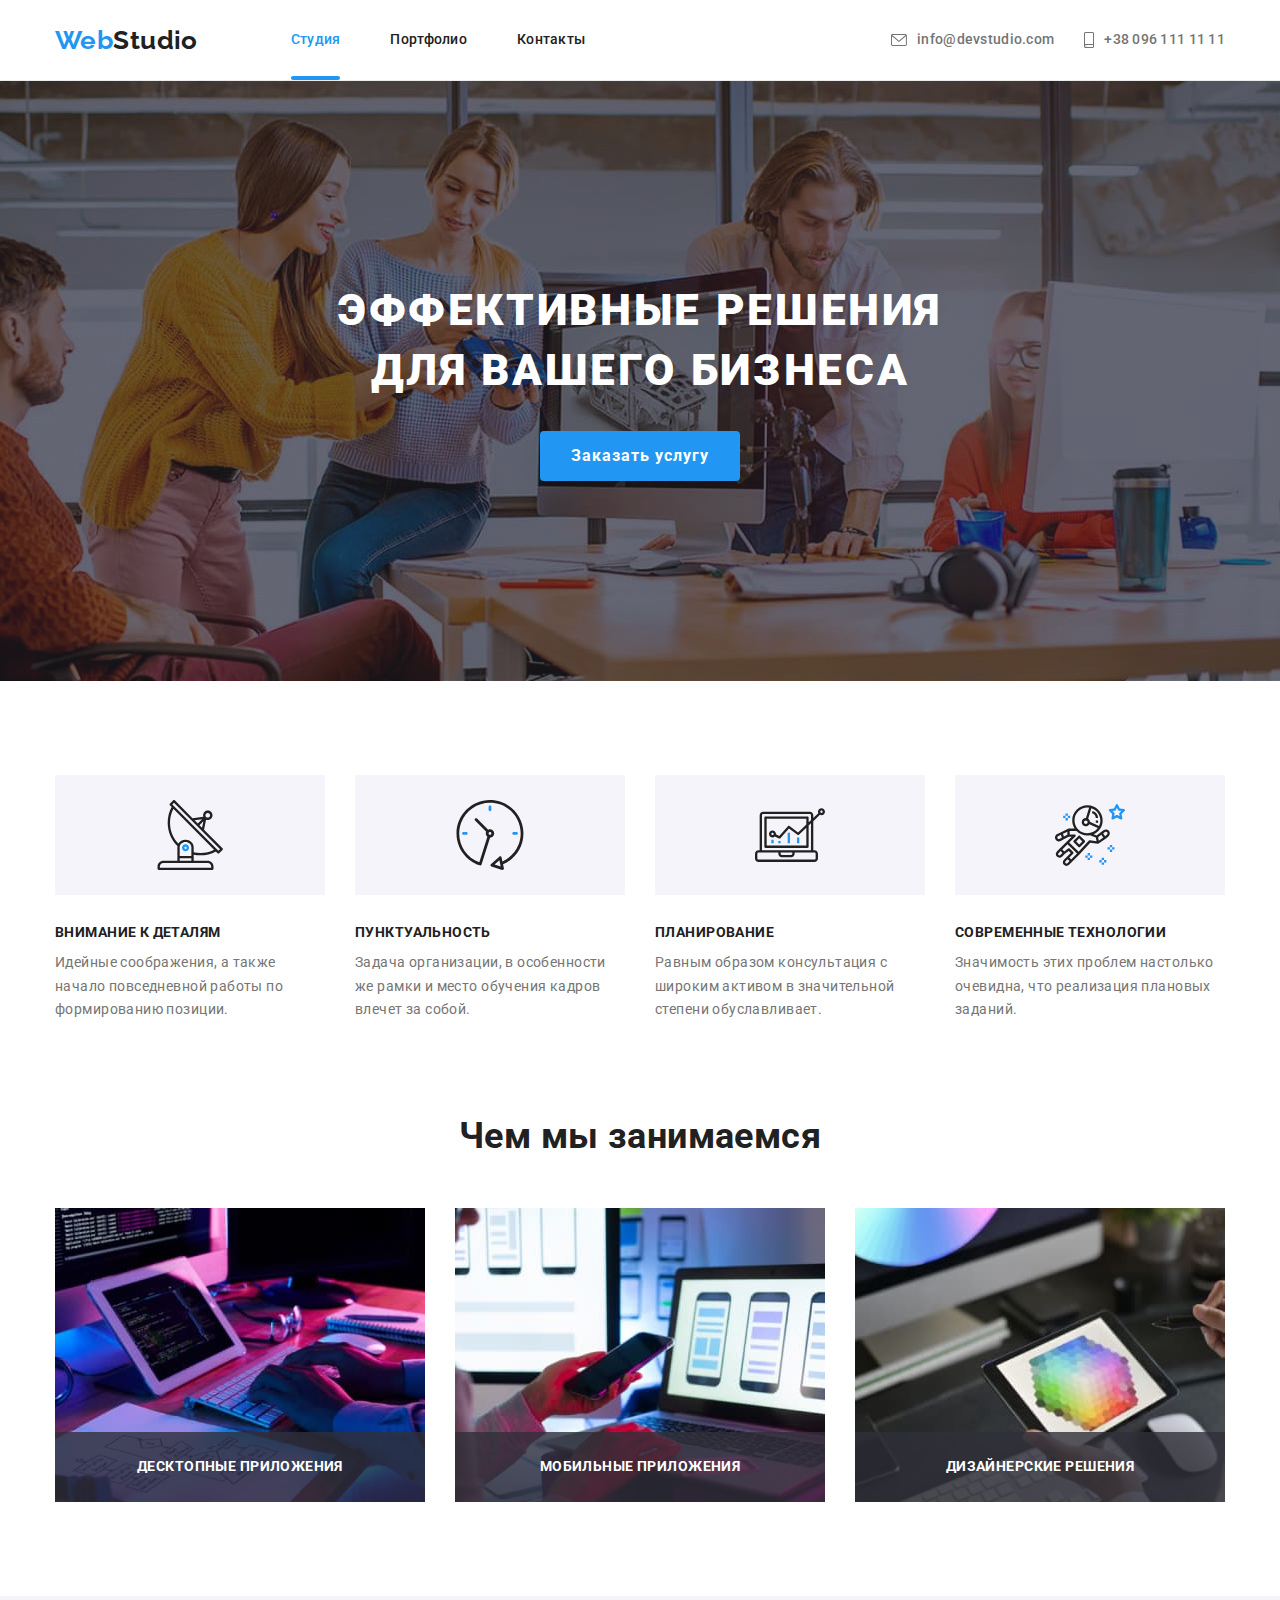
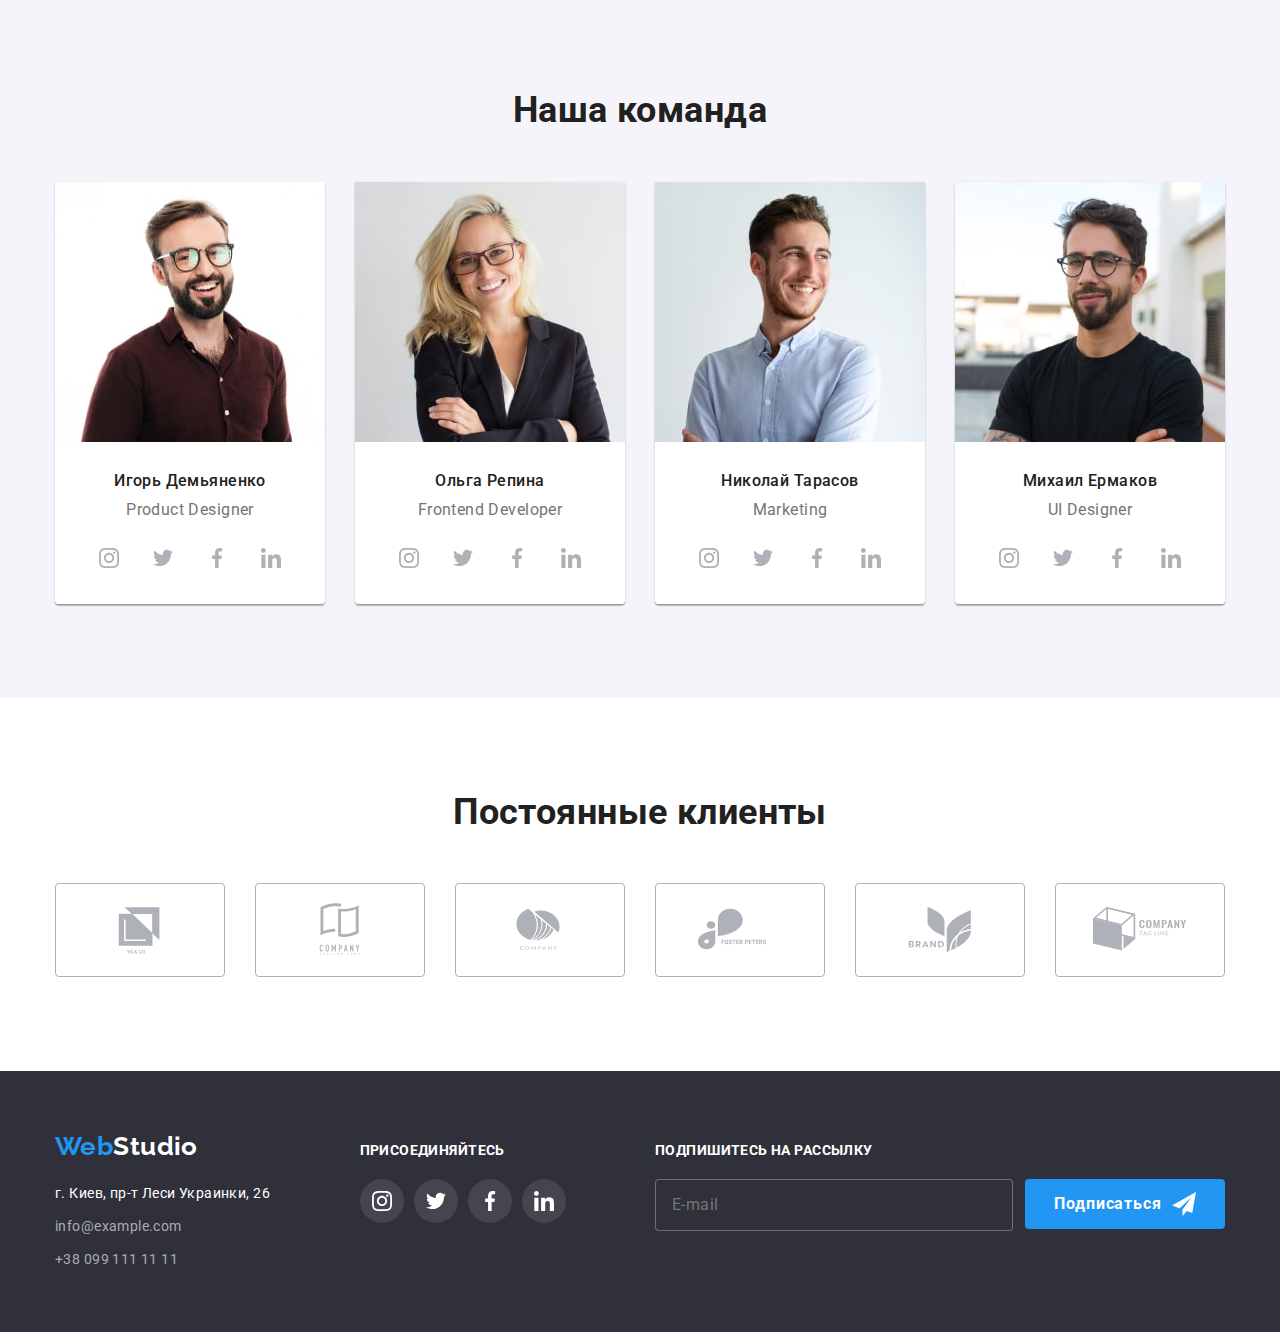
<file: index.html>
<!DOCTYPE html>
<html lang="ru">
  <head>
    <meta charset="UTF-8" />
    <meta http-equiv="X-UA-Compatible" content="IE=edge" />
    <meta name="viewport" content="width=device-width, initial-scale=1.0" />
    <title>Document</title>
    <link rel="preconnect" href="https://fonts.googleapis.com" />
    <link rel="preconnect" href="https://fonts.gstatic.com" crossorigin />
    <link rel="preconnect" href="https://fonts.googleapis.com" />
    <link rel="preconnect" href="https://fonts.gstatic.com" crossorigin />
    <link
      href="https://fonts.googleapis.com/css2?family=Raleway:wght@700&family=Roboto:wght@400;500;700;900&display=swap"
      rel="stylesheet"
    />
    <link
      rel="stylesheet"
      href="https://cdnjs.cloudflare.com/ajax/libs/modern-normalize/1.1.0/modern-normalize.min.css"
    />
    <link rel="stylesheet" href="./css/main.min.css" />
  </head>

  <body>
    <!--Шапка сайта-->
    <header class="page-header">
      <div class="page-header__box container">
        <nav class="page-header__nav">
          <a href="./index.html" class="logo page-header__logo">
            <span class="logo__first-part"> Web</span>Studio
          </a>
          <ul class="site-nav list">
            <li class="site-nav__item">
              <a href="./index.html" class="site-nav__link site-nav__link--current">Студия</a>
            </li>
            <li class="site-nav__item">
              <a href="./portfolio.html" class="site-nav__link">Портфолио</a>
            </li>
            <li class="site-nav__item">
              <a href="" class="site-nav__link">Контакты</a>
            </li>
          </ul>
        </nav>

        <ul class="header-contacts list">
          <li class="header-contacts__item">
            <a href="mailto:info@devstudio.com" class="header-contacts__link"
              ><svg class="header-contacts__icon" width="16" height="12">
                <use href="./images/icons.svg#icon-envelope"></use>
              </svg>
              info@devstudio.com
            </a>
          </li>
          <li class="header-contacts__item">
            <a href="tel:+380961111111" class="header-contacts__link"
              ><svg class="header-contacts__icon" width="10" height="16">
                <use href="./images/icons.svg#icon-smartphone"></use>
              </svg>
              +38 096 111 11 11
            </a>
          </li>
        </ul>

        <button
          type="button"
          class="button-menu button-menu--open js-open-menu"
          aria-expanded="false"
          aria-controls="mobile-menu"
        >
          <svg class="button-menu__icon" width="40px" height="40px">
            <use href="./images/icons.svg#icon-menu"></use>
          </svg>
        </button>
      </div>

      <!-- Mobile MENU -->
      <div class="mobile-menu js-menu-container" id="mobile-menu">
        <div class="mobile-menu__container">
          <div class="menu-box__top">
            <button class="button-menu button-menu--close js-close-menu">
              <svg class="button-menu__icon" width="40px" height="40px">
                <use href="./images/icons.svg#icon-close"></use>
              </svg>
            </button>

            <ul class="menu-nav list">
              <li class="menu-nav__item">
                <a href="./index.html" class="menu-nav__link menu-nav__link--current">Студия</a>
              </li>
              <li class="menu-nav__item">
                <a href="./portfolio.html" class="menu-nav__link">Портфолио</a>
              </li>
              <li class="menu-nav__item">
                <a href="" class="menu-nav__link">Контакты</a>
              </li>
            </ul>
          </div>
          <div class="menu-box__bottom">
            <ul class="menu-contacts list">
              <li class="menu-contacts__item">
                <a href="tel:+380961111111" class="menu-contacts__link menu-contacts__link--number">
                  +38 096 111 11 11
                </a>
              </li>
              <li class="menu-contacts__item">
                <a href="mailto:info@devstudio.com" class="menu-contacts__link">
                  info@devstudio.com
                </a>
              </li>
            </ul>

            <ul class="menu-networks-list list">
              <li class="menu-networks-list__item">
                <a href="" class="menu-networks-list__link">Instagram</a>
              </li>
              <li class="menu-networks-list__item">
                <a href="" class="menu-networks-list__link">Twitter</a>
              </li>
              <li class="menu-networks-list__item">
                <a href="" class="menu-networks-list__link">Facebook</a>
              </li>
              <li class="menu-networks-list__item">
                <a href="" class="menu-networks-list__link">LinkedIn</a>
              </li>
            </ul>
          </div>
        </div>
      </div>
    </header>

    <!--Section-->
    <main>
      <!--Hero-->
      <section class="hero">
        <div class="container">
          <h1 class="hero__title">
            Эффективные решения <br />
            для вашего бизнеса
          </h1>
          <button type="button" class="button" data-modal-open>Заказать услугу</button>
        </div>
      </section>

      <!--Features-->
      <section class="features-section section">
        <div class="container">
          <h2 class="section-title visually-hidden">Особенности</h2>
          <ul class="features-list list">
            <li class="features-list__item">
              <div class="features-list__box">
                <svg class="features-list__icon" width="70px" height="70px">
                  <use href="./images/icons.svg#icon-antenna"></use>
                </svg>
              </div>
              <h3 class="features-list__title">Внимание к деталям</h3>
              <p class="features-list__text">
                Идейные соображения, а также начало повседневной работы по формированию позиции.
              </p>
            </li>
            <li class="features-list__item">
              <div class="features-list__box">
                <svg class="features-list__icon" width="70px" height="70px">
                  <use href="./images/icons.svg#icon-clock"></use>
                </svg>
              </div>
              <h3 class="features-list__title">Пунктуальность</h3>
              <p class="features-list__text">
                Задача организации, в особенности же рамки и место обучения кадров влечет за собой.
              </p>
            </li>
            <li class="features-list__item">
              <div class="features-list__box">
                <svg class="features-list__icon" width="70px" height="70px">
                  <use href="./images/icons.svg#icon-diagram"></use>
                </svg>
              </div>
              <h3 class="features-list__title">Планирование</h3>
              <p class="features-list__text">
                Равным образом консультация с широким активом в значительной степени обуславливает.
              </p>
            </li>
            <li class="features-list__item">
              <div class="features-list__box">
                <svg class="features-list__icon" width="70px" height="70px">
                  <use href="./images/icons.svg#icon-astronaut"></use>
                </svg>
              </div>
              <h3 class="features-list__title">Современные технологии</h3>
              <p class="features-list__text">
                Значимость этих проблем настолько очевидна, что реализация плановых заданий.
              </p>
            </li>
          </ul>
        </div>
      </section>

      <!--Service-->
      <section class="service-section section">
        <div class="container">
          <h2 class="section-title">Чем мы занимаемся</h2>
          <ul class="service-list list">
            <li class="service-card">
              <picture>
                <source
                  srcset="./images/service-img1.jpg 1x, ./images/service-img1-2x.jpg 2x"
                  media="(min-width:1200px)"
                />
                <img src="./images/service-img1.jpg" alt="верстка" />
              </picture>
              <div class="service-card__thumb">
                <p class="service-card__name">ДЕСКТОПНЫЕ ПРИЛОЖЕНИЯ</p>
              </div>
            </li>
            <li class="service-card">
              <picture>
                <source
                  srcset="./images/service-img2.jpg 1x, ./images/service-img2-2x.jpg 2x"
                  media="(min-width:1200px)"
                />
                <img src="./images/service-img2.jpg" alt="тестированние" />
              </picture>
              <div class="service-card__thumb">
                <p class="service-card__name">МОБИЛЬНЫЕ ПРИЛОЖЕНИЯ</p>
              </div>
            </li>
            <li class="service-card">
              <picture>
                <source
                  srcset="./images/service-img3.jpg 1x, ./images/service-img3-2x.jpg 2x"
                  media="(min-width:1200px)"
                />
                <img src="./images/service-img3.jpg" alt="оформление" />
              </picture>

              <div class="service-card__thumb">
                <p class="service-card__name">ДИЗАЙНЕРСКИЕ РЕШЕНИЯ</p>
              </div>
            </li>
          </ul>
        </div>
      </section>

      <!--Team-->
      <section class="team-section section">
        <div class="container">
          <h2 class="section-title">Наша команда</h2>
          <ul class="team-list list">
            <li class="member">
              <picture>
                <source
                  srcset="./images/photo1.jpg 1x, ./images/photo1-2x.jpg 2x"
                  media="(min-width:1200px)"
                />
                <source
                  srcset="./images/photo1-tab.jpg 1x, ./images/photo1-tab-2x.jpg 2x"
                  media="(min-width:768px)"
                />
                <source
                  srcset="./images/photo1-mob.jpg 1x, ./images/photo1-mob-2x.jpg 2x"
                  media="(min-width:480px)"
                />
                <img src="./images/photo1-mob.jpg" alt="фото-Игоря" class="member__photo" />
              </picture>
              <div class="member__data">
                <h3 class="member__name">Игорь Демьяненко</h3>
                <p class="member__position">Product Designer</p>
                <ul class="networks-list list">
                  <li class="networks-list__item">
                    <a href="" class="networks-list__link">
                      <svg class="networks-list__icon">
                        <use href="./images/icons.svg#icon-instagram"></use>
                      </svg>
                    </a>
                  </li>
                  <li class="networks-list__item">
                    <a href="" class="networks-list__link">
                      <svg class="networks-list__icon">
                        <use href="./images/icons.svg#icon-twitter"></use>
                      </svg>
                    </a>
                  </li>
                  <li class="networks-list__item">
                    <a href="" class="networks-list__link">
                      <svg class="networks-list__icon">
                        <use href="./images/icons.svg#icon-facebook"></use>
                      </svg>
                    </a>
                  </li>
                  <li class="networks-list__item">
                    <a href="" class="networks-list__link">
                      <svg class="networks-list__icon">
                        <use href="./images/icons.svg#icon-linkedin"></use>
                      </svg>
                    </a>
                  </li>
                </ul>
              </div>
            </li>

            <li class="member">
              <picture>
                <source
                  srcset="./images/photo2.jpg 1x, ./images/photo2-2x.jpg 2x"
                  media="(min-width:1200px)"
                />
                <source
                  srcset="./images/photo2-tab.jpg 1x, ./images/photo2-tab-2x.jpg 2x"
                  media="(min-width:768px)"
                />
                <source
                  srcset="./images/photo2-mob.jpg 1x, ./images/photo2-mob-2x.jpg 2x"
                  media="(min-width:480px)"
                />
                <img src="./images/photo2-mob.jpg" alt="фото-Ольги" class="member__photo" />
              </picture>
              <div class="member__data">
                <h3 class="member__name">Ольга Репина</h3>
                <p class="member__position">Frontend Developer</p>
                <ul class="networks-list list">
                  <li class="networks-list__item">
                    <a href="" class="networks-list__link">
                      <svg class="networks-list__icon">
                        <use href="./images/icons.svg#icon-instagram"></use>
                      </svg>
                    </a>
                  </li>
                  <li class="networks-list__item">
                    <a href="" class="networks-list__link">
                      <svg class="networks-list__icon">
                        <use href="./images/icons.svg#icon-twitter"></use>
                      </svg>
                    </a>
                  </li>
                  <li class="networks-list__item">
                    <a href="" class="networks-list__link">
                      <svg class="networks-list__icon">
                        <use href="./images/icons.svg#icon-facebook"></use>
                      </svg>
                    </a>
                  </li>
                  <li class="networks-list__item">
                    <a href="" class="networks-list__link">
                      <svg class="networks-list__icon">
                        <use href="./images/icons.svg#icon-linkedin"></use>
                      </svg>
                    </a>
                  </li>
                </ul>
              </div>
            </li>

            <li class="member">
              <picture>
                <source
                  srcset="./images/photo3.jpg 1x, ./images/photo3-2x.jpg 2x"
                  media="(min-width:1200px)"
                />
                <source
                  srcset="./images/photo3-tab.jpg 1x, ./images/photo3-tab-2x.jpg 2x"
                  media="(min-width:768px)"
                />
                <source
                  srcset="./images/photo3-mob.jpg 1x, ./images/photo3-mob-2x.jpg 2x"
                  media="(min-width:480px)"
                />
                <img src="./images/photo3-mob.jpg" alt="фото-Николая" class="member__photo" />
              </picture>

              <div class="member__data">
                <h3 class="member__name">Николай Тарасов</h3>
                <p class="member__position">Marketing</p>
                <ul class="networks-list list">
                  <li class="networks-list__item">
                    <a href="" class="networks-list__link">
                      <svg class="networks-list__icon">
                        <use href="./images/icons.svg#icon-instagram"></use>
                      </svg>
                    </a>
                  </li>
                  <li class="networks-list__item">
                    <a href="" class="networks-list__link">
                      <svg class="networks-list__icon">
                        <use href="./images/icons.svg#icon-twitter"></use>
                      </svg>
                    </a>
                  </li>
                  <li class="networks-list__item">
                    <a href="" class="networks-list__link">
                      <svg class="networks-list__icon">
                        <use href="./images/icons.svg#icon-facebook"></use>
                      </svg>
                    </a>
                  </li>
                  <li class="networks-list__item">
                    <a href="" class="networks-list__link">
                      <svg class="networks-list__icon">
                        <use href="./images/icons.svg#icon-linkedin"></use>
                      </svg>
                    </a>
                  </li>
                </ul>
              </div>
            </li>

            <li class="member">
              <picture>
                <source
                  srcset="./images/photo4.jpg 1x, ./images/photo4-2x.jpg 2x"
                  media="(min-width:1200px)"
                />
                <source
                  srcset="./images/photo4-tab.jpg 1x, ./images/photo4-tab-2x.jpg 2x"
                  media="(min-width:768px)"
                />
                <source
                  srcset="./images/photo4-mob.jpg 1x, ./images/photo4-mob-2x.jpg 2x"
                  media="(min-width:480px)"
                />
                <img src="./images/photo4-mob.jpg" alt="фото-Михаила" class="member__photo" />
              </picture>

              <div class="member__data">
                <h3 class="member__name">Михаил Ермаков</h3>
                <p class="member__position">UI Designer</p>
                <ul class="networks-list list">
                  <li class="networks-list__item">
                    <a href="" class="networks-list__link">
                      <svg class="networks-list__icon">
                        <use href="./images/icons.svg#icon-instagram"></use>
                      </svg>
                    </a>
                  </li>
                  <li class="networks-list__item">
                    <a href="" class="networks-list__link">
                      <svg class="networks-list__icon">
                        <use href="./images/icons.svg#icon-twitter"></use>
                      </svg>
                    </a>
                  </li>
                  <li class="networks-list__item">
                    <a href="" class="networks-list__link">
                      <svg class="networks-list__icon">
                        <use href="./images/icons.svg#icon-facebook"></use>
                      </svg>
                    </a>
                  </li>
                  <li class="networks-list__item">
                    <a href="" class="networks-list__link">
                      <svg class="networks-list__icon">
                        <use href="./images/icons.svg#icon-linkedin"></use>
                      </svg>
                    </a>
                  </li>
                </ul>
              </div>
            </li>
          </ul>
        </div>
      </section>

      <!--Clients -->
      <section class="clients-section section">
        <div class="container">
          <h2 class="section-title">Постоянные клиенты</h2>
          <ul class="clients-list list">
            <li class="client">
              <a href="" class="client__link">
                <svg class="client__icon">
                  <use href="./images/icons.svg#icon-client1"></use>
                </svg>
              </a>
            </li>
            <li class="client">
              <a href="" class="client__link">
                <svg class="client__icon">
                  <use href="./images/icons.svg#icon-client2"></use>
                </svg>
              </a>
            </li>
            <li class="client">
              <a href="" class="client__link">
                <svg class="client__icon">
                  <use href="./images/icons.svg#icon-client3"></use>
                </svg>
              </a>
            </li>
            <li class="client">
              <a href="" class="client__link">
                <svg class="client__icon">
                  <use href="./images/icons.svg#icon-client4"></use>
                </svg>
              </a>
            </li>
            <li class="client">
              <a href="" class="client__link"
                ><svg class="client__icon">
                  <use href="./images/icons.svg#icon-client5"></use>
                </svg>
              </a>
            </li>
            <li class="client">
              <a href="" class="client__link">
                <svg class="client__icon">
                  <use href="./images/icons.svg#icon-client6"></use>
                </svg>
              </a>
            </li>
          </ul>
        </div>
      </section>
    </main>

    <!--Футтер-->
    <footer class="footer-section">
      <div class="footer-section-container container">
        <div class="box-addres">
          <a href="./index.html" class="logo footer-section__logo">
            <span class="logo__first-part">Web</span>Studio</a
          >
          <address>
            <ul class="footer-contacts-list list">
              <li class="footer-contacts-list__item address">г. Киев, пр-т Леси Украинки, 26</li>
              <li class="footer-contacts-list__item">
                <a href="mailto:info@example.com" class="footer-contacts-list__link"
                  >info@example.com</a
                >
              </li>
              <li class="footer-contacts-list__item">
                <a href="tel:+380991111111" class="footer-contacts-list__link">+38 099 111 11 11</a>
              </li>
            </ul>
          </address>
        </div>

        <div class="box-networks">
          <h2 class="footer-box__title">ПРИСОЕДИНЯЙТЕСЬ</h2>
          <ul class="networks-list networks-list--centr list">
            <li class="networks-list__item">
              <a href="" class="networks-list__link networks-list__link--grey-bgc">
                <svg class="networks-list__icon">
                  <use href="./images/icons.svg#icon-instagram"></use>
                </svg>
              </a>
            </li>

            <li class="networks-list__item">
              <a href="" class="networks-list__link networks-list__link--grey-bgc">
                <svg class="networks-list__icon">
                  <use href="./images/icons.svg#icon-twitter"></use>
                </svg>
              </a>
            </li>

            <li class="networks-list__item">
              <a href="" class="networks-list__link networks-list__link--grey-bgc">
                <svg class="networks-list__icon">
                  <use href="./images/icons.svg#icon-facebook"></use>
                </svg>
              </a>
            </li>

            <li class="networks-list__item">
              <a href="" class="networks-list__link networks-list__link--grey-bgc">
                <svg class="networks-list__icon">
                  <use href="./images/icons.svg#icon-linkedin"></use>
                </svg>
              </a>
            </li>
          </ul>
        </div>

        <div class="box-form">
          <h2 class="footer-box__title">ПОДПИШИТЕСЬ НА РАССЫЛКУ</h2>
          <form class="footer-form">
            <label class="footer-form__label">
              <input
                type="email"
                name="mail"
                placeholder="E-mail"
                id="mail"
                class="footer-form__input"
              />
            </label>

            <button type="submit" class="button footer-section__button">
              Подписаться
              <svg class="button__icon" width="24px" height="24px">
                <use href="./images/icons.svg#icon-send"></use>
              </svg>
            </button>
          </form>
        </div>
      </div>
    </footer>

    <!-- Backdrop -->
    <div class="backdrop is-hidden" data-modal>
      <!-- Modal -->
      <div class="modal">
        <!-- Modal form -->

        <form class="form">
          <b class="form__title">Оставьте свои данные, мы вам перезвоним</b>

          <div class="form-group" role="group">
            <!-- Name -->
            <label for="user-name" class="form__name">Имя</label>
            <div class="form__box">
              <input type="text" name="user-name" id="user-name" class="form__input" />
              <svg class="form__icon" width="18px" height="18px">
                <use href="./images/icons.svg#icon-person"></use>
              </svg>
            </div>

            <!-- Phone -->
            <label for="number" class="form__name">Телефон</label>
            <div class="form__box">
              <input type="tel" name="telephone-number" id="number" class="form__input" />
              <svg class="form__icon" width="18px" height="18px">
                <use href="./images/icons.svg#icon-phone"></use>
              </svg>
            </div>

            <!-- Mail -->
            <label for="email" class="form__name">Почта</label>
            <div class="form__box">
              <input type="email" name="email" id="email" class="form__input" />
              <svg class="form__icon" width="18px" height="18px">
                <use href="./images/icons.svg#icon-email"></use>
              </svg>
            </div>

            <!-- Comments -->
            <label for="comments" class="form__name">Комментарий</label>
            <textarea
              name="comments"
              id="comments"
              placeholder="Введите текст"
              class="form__input comments-area"
            ></textarea>
          </div>

          <!-- Checkbox -->
          <label class="checkbox">
            <input type="checkbox" name="policy" class="checkbox__check-area visually-hidden" />
            <span class="checkbox__icon">
              <svg width="11px" height="8px" class="checkbox__icon--check">
                <use href="./images/icons.svg#icon-check"></use>
              </svg>
            </span>
            <span class="checkbox__text">Соглашаюсь с рассылкой и принимаю </span>
            <a href="" class="checkbox__text checkbox__text--blue">Условия договора</a>
          </label>

          <button type="submit" class="button">Отправить</button>
        </form>

        <!-- Button close modal -->
        <button class="button-close" data-modal-close>
          <svg class="button-close__icon" width="18px" height="18px">
            <use href="./images/icons.svg#icon-close"></use>
          </svg>
        </button>
      </div>
    </div>
    <script src="./modal.js"></script>
    <script src="./mobile-menu.js"></script>
  </body>
</html>
</file>
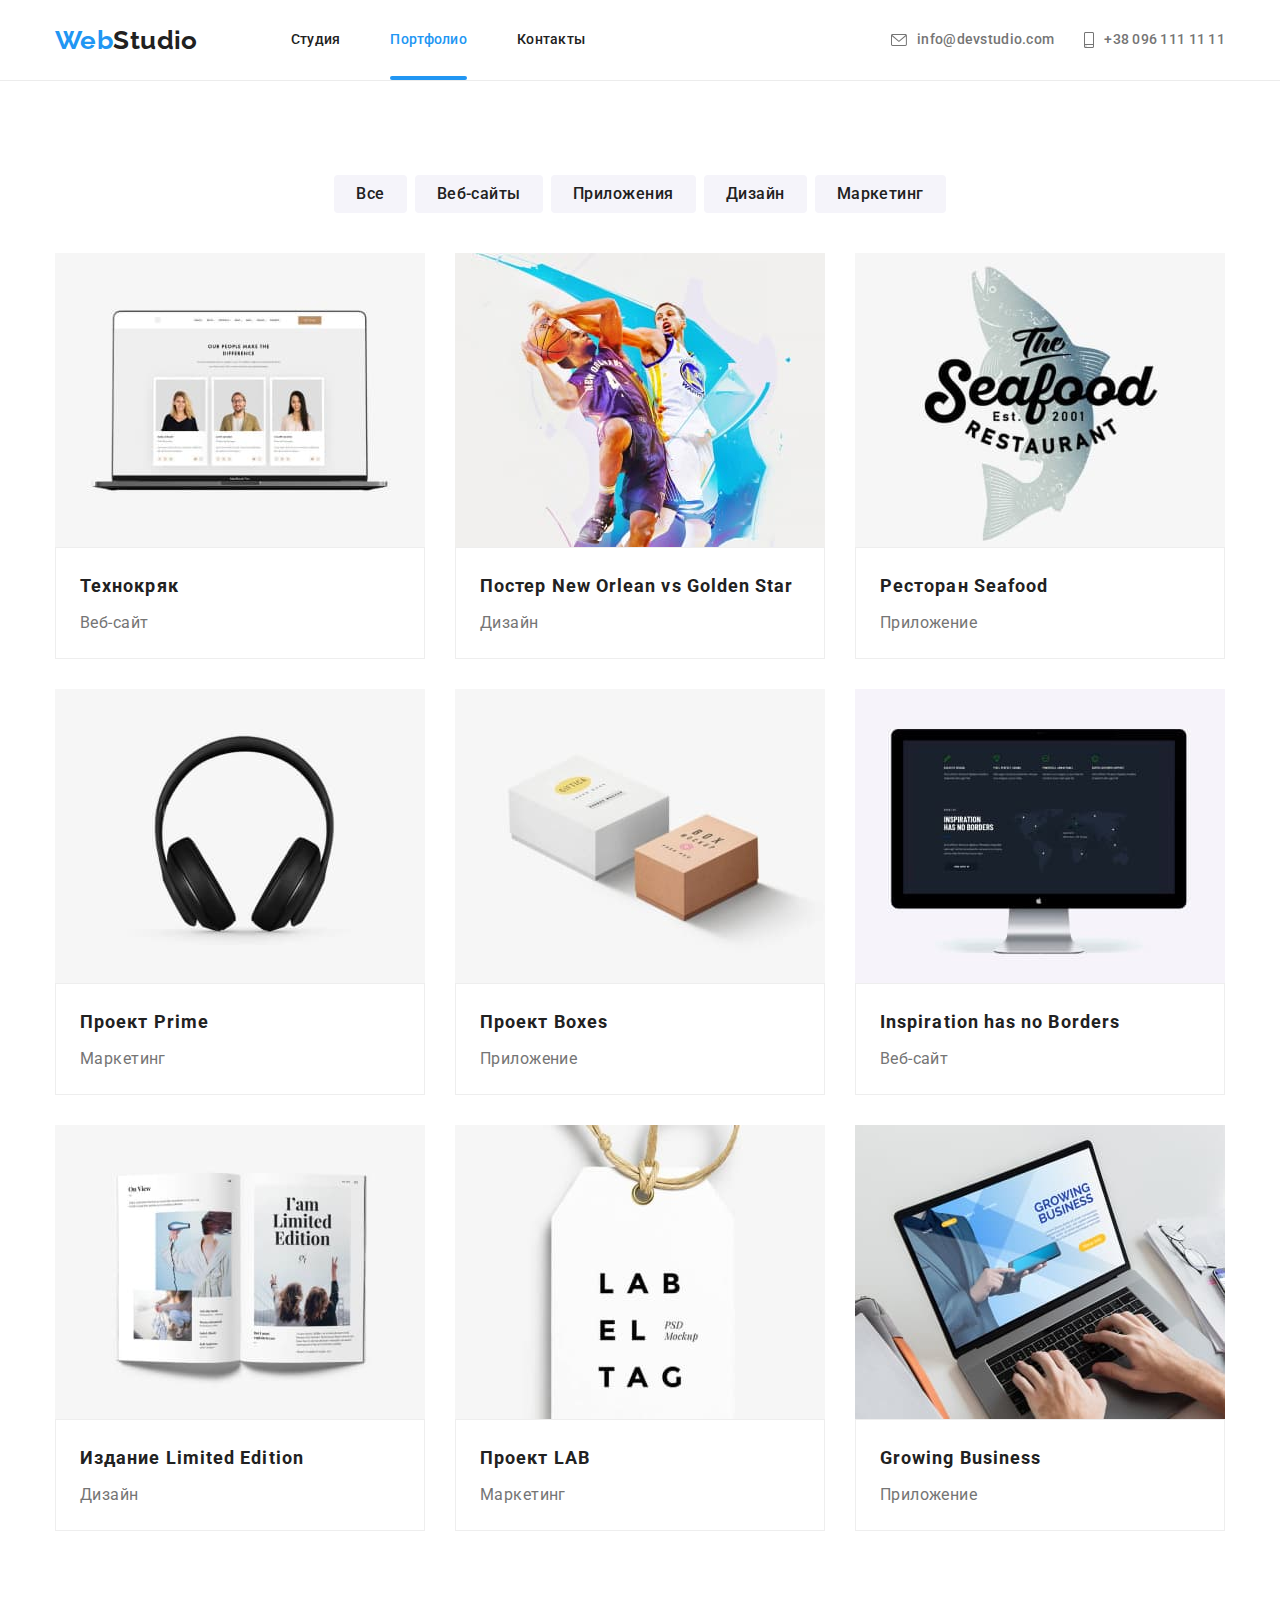
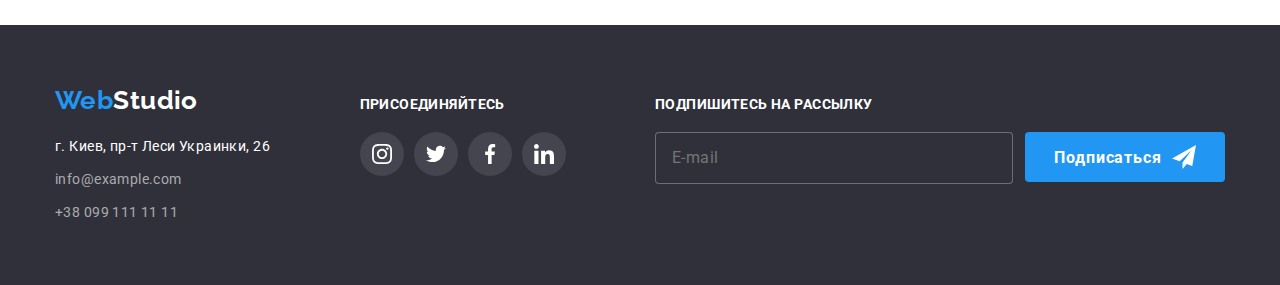
<file: portfolio.html>
<!DOCTYPE html>
<html lang="ru">
  <head>
    <meta charset="UTF-8" />
    <meta http-equiv="X-UA-Compatible" content="IE=edge" />
    <meta name="viewport" content="width=device-width, initial-scale=1.0" />
    <title>Document</title>
    <link rel="preconnect" href="https://fonts.googleapis.com" />
    <link rel="preconnect" href="https://fonts.gstatic.com" crossorigin />
    <link rel="preconnect" href="https://fonts.googleapis.com" />
    <link rel="preconnect" href="https://fonts.gstatic.com" crossorigin />
    <link
      href="https://fonts.googleapis.com/css2?family=Raleway:wght@700&family=Roboto:wght@400;500;700;900&display=swap"
      rel="stylesheet"
    />
    <link
      rel="stylesheet"
      href="https://cdnjs.cloudflare.com/ajax/libs/modern-normalize/1.1.0/modern-normalize.min.css"
    />
    <link rel="stylesheet" href="./css/main.min.css" />
  </head>

  <body>
    <!--Шапка сайта-->
    <header class="page-header">
      <div class="page-header__box container">
        <nav class="page-header__nav">
          <a href="./index.html" class="logo page-header__logo">
            <span class="logo__first-part"> Web</span>Studio
          </a>
          <ul class="site-nav list">
            <li class="site-nav__item">
              <a href="./index.html" class="site-nav__link">Студия</a>
            </li>
            <li class="site-nav__item">
              <a href="./portfolio.html" class="site-nav__link site-nav__link--current"
                >Портфолио</a
              >
            </li>
            <li class="site-nav__item">
              <a href="" class="site-nav__link">Контакты</a>
            </li>
          </ul>
        </nav>

        <ul class="header-contacts list">
          <li class="header-contacts__item">
            <a href="mailto:info@devstudio.com" class="header-contacts__link"
              ><svg class="header-contacts__icon" width="16" height="12">
                <use href="./images/icons.svg#icon-envelope"></use>
              </svg>
              info@devstudio.com
            </a>
          </li>
          <li class="header-contacts__item">
            <a href="tel:+380961111111" class="header-contacts__link"
              ><svg class="header-contacts__icon" width="10" height="16">
                <use href="./images/icons.svg#icon-smartphone"></use>
              </svg>
              +38 096 111 11 11
            </a>
          </li>
        </ul>

        <button
          type="button"
          class="button-menu button-menu--open js-open-menu"
          aria-expanded="false"
          aria-controls="mobile-menu"
        >
          <svg class="button-menu__icon" width="40px" height="40px">
            <use href="./images/icons.svg#icon-menu"></use>
          </svg>
        </button>
      </div>

      <div class="mobile-menu js-menu-container" id="mobile-menu">
        <div class="mobile-menu__container">
          <div class="menu-box__top">
            <button class="button-menu button-menu--close js-close-menu">
              <svg class="button-menu__icon" width="40px" height="40px">
                <use href="./images/icons.svg#icon-close"></use>
              </svg>
            </button>

            <ul class="menu-nav list">
              <li class="menu-nav__item">
                <a href="./index.html" class="menu-nav__link">Студия</a>
              </li>
              <li class="menu-nav__item">
                <a href="./portfolio.html" class="menu-nav__link menu-nav__link--current"
                  >Портфолио</a
                >
              </li>
              <li class="menu-nav__item">
                <a href="" class="menu-nav__link">Контакты</a>
              </li>
            </ul>
          </div>
          <div class="menu-box__bottom">
            <ul class="menu-contacts list">
              <li class="menu-contacts__item">
                <a href="tel:+380961111111" class="menu-contacts__link menu-contacts__link--number">
                  +38 096 111 11 11
                </a>
              </li>
              <li class="menu-contacts__item">
                <a href="mailto:info@devstudio.com" class="menu-contacts__link">
                  info@devstudio.com
                </a>
              </li>
            </ul>

            <ul class="menu-networks-list list">
              <li class="menu-networks-list__item">
                <a href="" class="menu-networks-list__link">Instagram</a>
              </li>
              <li class="menu-networks-list__item">
                <a href="" class="menu-networks-list__link">Twitter</a>
              </li>
              <li class="menu-networks-list__item">
                <a href="" class="menu-networks-list__link">Facebook</a>
              </li>
              <li class="menu-networks-list__item">
                <a href="" class="menu-networks-list__link">LinkedIn</a>
              </li>
            </ul>
          </div>
        </div>
      </div>
    </header>

    <!--Section-->
    <main>
      <section class="portfolio-section section">
        <div class="container">
          <h1 class="visually-hidden">Портфолио</h1>
          <!-- Filters -->
          <ul class="filters-list list">
            <li class="filters-list__item">
              <button type="button" class="filters-list__button">Все</button>
            </li>
            <li class="filters-list__item">
              <button type="button" class="filters-list__button">Веб-сайты</button>
            </li>
            <li class="filters-list__item">
              <button type="button" class="filters-list__button">Приложения</button>
            </li>
            <li class="filters-list__item">
              <button type="button" class="filters-list__button">Дизайн</button>
            </li>
            <li class="filters-list__item">
              <button type="button" class="filters-list__button">Маркетинг</button>
            </li>
          </ul>
          <!-- Projects -->
          <ul class="projects-list list">
            <!-- 1 project -->
            <li class="project">
              <a href="" class="project__link">
                <div class="project-thumb">
                  <picture>
                    <source
                      srcset="./images/project1.jpg 1x, ./images/project1-2x.jpg 2x"
                      media="(min-width:1200px)"
                    />
                    <source
                      srcset="./images/project1-tab.jpg 1x, ./images/project1-tab-2x.jpg 2x"
                      media="(min-width:768px)"
                    />
                    <source
                      srcset="./images/project1-mob.jpg 1x, ./images/project1-mob-2x.jpg 2x"
                      media="(min-width:480px)"
                    />
                    <img src="./images/project1-mob.jpg" alt="Ноутбук" />
                  </picture>
                  <div class="project-thumb__overlay">
                    <p class="project-thumb__text">
                      Технокряк это современная площадка распространения коронавируса. Компании
                      используют эту платформу для цифрового шпионажа и атак на защищённые сервера
                      конкурентов
                    </p>
                  </div>
                </div>
                <div class="project__description">
                  <h2 class="project__title">Технокряк</h2>
                  <p class="project__name">Веб-сайт</p>
                </div>
              </a>
            </li>
            <!-- 2 project -->
            <li class="project">
              <a href="" class="project__link">
                <div class="project-thumb">
                  <picture>
                    <source
                      srcset="./images/project2.jpg 1x, ./images/project2-2x.jpg 2x"
                      media="(min-width:1200px)"
                    />
                    <source
                      srcset="./images/project2-tab.jpg 1x, ./images/project2-tab-2x.jpg 2x"
                      media="(min-width:768px)"
                    />
                    <source
                      srcset="./images/project2-mob.jpg 1x, ./images/project2-mob-2x.jpg 2x"
                      media="(min-width:480px)"
                    />
                    <img src="./images/project2-mob.jpg" alt="Баскетболисты" />
                  </picture>
                  <div class="project-thumb__overlay">
                    <p class="project-thumb__text">
                      Технокряк это современная площадка распространения коронавируса. Компании
                      используют эту платформу для цифрового шпионажа и атак на защищённые сервера
                      конкурентов
                    </p>
                  </div>
                </div>

                <div class="project__description">
                  <h2 class="project__title">Постер New Orlean vs Golden Star</h2>
                  <p class="project__name">Дизайн</p>
                </div>
              </a>
            </li>
            <!-- 3 project -->
            <li class="project">
              <a href="" class="project__link">
                <div class="project-thumb">
                  <picture>
                    <source
                      srcset="./images/project3.jpg 1x, ./images/project3-2x.jpg 2x"
                      media="(min-width:1200px)"
                    />
                    <source
                      srcset="./images/project3-tab.jpg 1x, ./images/project3-tab-2x.jpg 2x"
                      media="(min-width:768px)"
                    />
                    <source
                      srcset="./images/project3-mob.jpg 1x, ./images/project3-mob-2x.jpg 2x"
                      media="(min-width:480px)"
                    />
                    <img src="./images/project3-mob.jpg" alt="Логотип" />
                  </picture>
                  <div class="project-thumb__overlay">
                    <p class="project-thumb__text">
                      Технокряк это современная площадка распространения коронавируса. Компании
                      используют эту платформу для цифрового шпионажа и атак на защищённые сервера
                      конкурентов
                    </p>
                  </div>
                </div>

                <div class="project__description">
                  <h2 class="project__title">Ресторан Seafood</h2>
                  <p class="project__name">Приложение</p>
                </div>
              </a>
            </li>
            <!-- 4 project -->
            <li class="project">
              <a href="" class="project__link">
                <div class="project-thumb">
                  <picture>
                    <source
                      srcset="./images/project4.jpg 1x, ./images/project4-2x.jpg 2x"
                      media="(min-width:1200px)"
                    />
                    <source
                      srcset="./images/project4-tab.jpg 1x, ./images/project4-tab-2x.jpg 2x"
                      media="(min-width:768px)"
                    />
                    <source
                      srcset="./images/project4-mob.jpg 1x, ./images/project4-mob-2x.jpg 2x"
                      media="(min-width:480px)"
                    />
                    <img src="./images/project4-mob.jpg" alt="Наушники" />
                  </picture>
                  <div class="project-thumb__overlay">
                    <p class="project-thumb__text">
                      Технокряк это современная площадка распространения коронавируса. Компании
                      используют эту платформу для цифрового шпионажа и атак на защищённые сервера
                      конкурентов
                    </p>
                  </div>
                </div>

                <div class="project__description">
                  <h2 class="project__title">Проект Prime</h2>
                  <p class="project__name">Маркетинг</p>
                </div>
              </a>
            </li>
            <!-- 5 project -->
            <li class="project">
              <a href="" class="project__link">
                <div class="project-thumb">
                  <picture>
                    <source
                      srcset="./images/project5.jpg 1x, ./images/project5-2x.jpg 2x"
                      media="(min-width:1200px)"
                    />
                    <source
                      srcset="./images/project5-tab.jpg 1x, ./images/project5-tab-2x.jpg 2x"
                      media="(min-width:768px)"
                    />
                    <source
                      srcset="./images/project5-mob.jpg 1x, ./images/project5-mob-2x.jpg 2x"
                      media="(min-width:480px)"
                    />
                    <img src="./images/project5-mob.jpg" alt="Коробки" />
                  </picture>
                  <div class="project-thumb__overlay">
                    <p class="project-thumb__text">
                      Технокряк это современная площадка распространения коронавируса. Компании
                      используют эту платформу для цифрового шпионажа и атак на защищённые сервера
                      конкурентов
                    </p>
                  </div>
                </div>

                <div class="project__description">
                  <h2 class="project__title">Проект Boxes</h2>
                  <p class="project__name">Приложение</p>
                </div>
              </a>
            </li>
            <!-- 6 project -->
            <li class="project">
              <a href="" class="project__link">
                <div class="project-thumb">
                  <picture>
                    <source
                      srcset="./images/project6.jpg 1x, ./images/project6-2x.jpg 2x"
                      media="(min-width:1200px)"
                    />
                    <source
                      srcset="./images/project6-tab.jpg 1x, ./images/project6-tab-2x.jpg 2x"
                      media="(min-width:768px)"
                    />
                    <source
                      srcset="./images/project6-mob.jpg 1x, ./images/project6-mob-2x.jpg 2x"
                      media="(min-width:480px)"
                    />
                    <img src="./images/project6-mob.jpg" alt="Монитор" />
                  </picture>
                  <div class="project-thumb__overlay">
                    <p class="project-thumb__text">
                      Технокряк это современная площадка распространения коронавируса. Компании
                      используют эту платформу для цифрового шпионажа и атак на защищённые сервера
                      конкурентов
                    </p>
                  </div>
                </div>

                <div class="project__description">
                  <h2 class="project__title">Inspiration has no Borders</h2>
                  <p class="project__name">Веб-сайт</p>
                </div>
              </a>
            </li>
            <!-- 7 project -->
            <li class="project">
              <a href="" class="project__link">
                <div class="project-thumb">
                  <picture>
                    <source
                      srcset="./images/project7.jpg 1x, ./images/project7-2x.jpg 2x"
                      media="(min-width:1200px)"
                    />
                    <source
                      srcset="./images/project7-tab.jpg 1x, ./images/project7-tab-2x.jpg 2x"
                      media="(min-width:768px)"
                    />
                    <source
                      srcset="./images/project7-mob.jpg 1x, ./images/project7-mob-2x.jpg 2x"
                      media="(min-width:480px)"
                    />
                    <img src="./images/project7-mob.jpg" alt="Книга" />
                  </picture>
                  <div class="project-thumb__overlay">
                    <p class="project-thumb__text">
                      Технокряк это современная площадка распространения коронавируса. Компании
                      используют эту платформу для цифрового шпионажа и атак на защищённые сервера
                      конкурентов
                    </p>
                  </div>
                </div>

                <div class="project__description">
                  <h2 class="project__title">Издание Limited Edition</h2>
                  <p class="project__name">Дизайн</p>
                </div>
              </a>
            </li>
            <!-- 8 project -->
            <li class="project">
              <a href="" class="project__link">
                <div class="project-thumb">
                  <picture>
                    <source
                      srcset="./images/project8.jpg 1x, ./images/project8-2x.jpg 2x"
                      media="(min-width:1200px)"
                    />
                    <source
                      srcset="./images/project8-tab.jpg 1x, ./images/project8-tab-2x.jpg 2x"
                      media="(min-width:768px)"
                    />
                    <source
                      srcset="./images/project8-mob.jpg 1x, ./images/project8-mob-2x.jpg 2x"
                      media="(min-width:480px)"
                    />
                    <img src="./images/project8-mob.jpg" alt="Лейбл" />
                  </picture>
                  <div class="project-thumb__overlay">
                    <p class="project-thumb__text">
                      Технокряк это современная площадка распространения коронавируса. Компании
                      используют эту платформу для цифрового шпионажа и атак на защищённые сервера
                      конкурентов
                    </p>
                  </div>
                </div>

                <div class="project__description">
                  <h2 class="project__title">Проект LAB</h2>
                  <p class="project__name">Маркетинг</p>
                </div>
              </a>
            </li>
            <!-- 9 project -->
            <li class="project">
              <a href="" class="project__link">
                <div class="project-thumb">
                  <picture>
                    <source
                      srcset="./images/project9.jpg 1x, ./images/project9-2x.jpg 2x"
                      media="(min-width:1200px)"
                    />
                    <source
                      srcset="./images/project9-tab.jpg 1x, ./images/project9-tab-2x.jpg 2x"
                      media="(min-width:768px)"
                    />
                    <source
                      srcset="./images/project9-mob.jpg 1x, ./images/project9-mob-2x.jpg 2x"
                      media="(min-width:480px)"
                    />
                    <img src="./images/project9-mob.jpg" alt="Работа на ноутбуке" />
                  </picture>
                  <div class="project-thumb__overlay">
                    <p class="project-thumb__text">
                      Технокряк это современная площадка распространения коронавируса. Компании
                      используют эту платформу для цифрового шпионажа и атак на защищённые сервера
                      конкурентов
                    </p>
                  </div>
                </div>

                <div class="project__description">
                  <h2 class="project__title">Growing Business</h2>
                  <p class="project__name">Приложение</p>
                </div>
              </a>
            </li>
          </ul>
        </div>
      </section>
    </main>

    <!--Футтер-->
    <footer class="footer-section">
      <div class="footer-section-container container">
        <div class="box-addres">
          <a href="./index.html" class="logo footer-section__logo">
            <span class="logo__first-part">Web</span>Studio</a
          >
          <address>
            <ul class="footer-contacts-list list">
              <li class="footer-contacts-list__item address">г. Киев, пр-т Леси Украинки, 26</li>
              <li class="footer-contacts-list__item">
                <a href="mailto:info@example.com" class="footer-contacts-list__link"
                  >info@example.com</a
                >
              </li>
              <li class="footer-contacts-list__item">
                <a href="tel:+380991111111" class="footer-contacts-list__link">+38 099 111 11 11</a>
              </li>
            </ul>
          </address>
        </div>

        <div class="box-networks">
          <h2 class="footer-box__title">ПРИСОЕДИНЯЙТЕСЬ</h2>
          <ul class="networks-list networks-list--centr list">
            <li class="networks-list__item">
              <a href="" class="networks-list__link networks-list__link--grey-bgc">
                <svg class="networks-list__icon">
                  <use href="./images/icons.svg#icon-instagram"></use>
                </svg>
              </a>
            </li>

            <li class="networks-list__item">
              <a href="" class="networks-list__link networks-list__link--grey-bgc">
                <svg class="networks-list__icon">
                  <use href="./images/icons.svg#icon-twitter"></use>
                </svg>
              </a>
            </li>

            <li class="networks-list__item">
              <a href="" class="networks-list__link networks-list__link--grey-bgc">
                <svg class="networks-list__icon">
                  <use href="./images/icons.svg#icon-facebook"></use>
                </svg>
              </a>
            </li>

            <li class="networks-list__item">
              <a href="" class="networks-list__link networks-list__link--grey-bgc">
                <svg class="networks-list__icon">
                  <use href="./images/icons.svg#icon-linkedin"></use>
                </svg>
              </a>
            </li>
          </ul>
        </div>

        <div class="box-form">
          <h2 class="footer-box__title">ПОДПИШИТЕСЬ НА РАССЫЛКУ</h2>
          <form class="footer-form">
            <label class="footer-form__label">
              <input
                type="email"
                name="mail"
                placeholder="E-mail"
                id="mail"
                class="footer-form__input"
              />
            </label>

            <button type="submit" class="button footer-section__button">
              Подписаться
              <svg class="button__icon" width="24px" height="24px">
                <use href="./images/icons.svg#icon-send"></use>
              </svg>
            </button>
          </form>
        </div>
      </div>
    </footer>
    <script src="./mobile-menu.js"></script>
  </body>
</html>
</file>
<file: css/main.min.css>
body{margin:0px;font-family:Roboto, sans-serif;letter-spacing:0.03em;font-size:14px;background-color:var(--primary-bgc);color:var(--primary-text-color)}h1,h2,h3,h4,h5,h6,p,ul{margin:0px;padding:0px}img{display:block;max-width:100%}.list{list-style:none}:root{--primary-text-color: #757575;--title-text-color: #212121;--accent-color: #2196f3;--footer-link-color: rgba(255, 255, 255, 0.6);--primary-bgc: #ffffff;--secondary-bgc: #2f303a;--team-bgc: #f5f4fa;--filters-color: #f5f4fa;--border-header-color: #ececec;--hero-bgc: #c4c4c4;--footer-icon-bgc: rgba(255, 255, 255, 0.1);--icon-color: #afb1b8;--buttom-hover-bg-color: #188ce8}.visually-hidden{position:absolute;clip:rect(0 0 0 0);width:1px;height:1px;margin:-1px}.logo{color:var(--title-text-color);font-family:Raleway, sans-serif;font-weight:700;font-size:26px;line-height:1.19;text-decoration:none}.logo__first-part{color:var(--accent-color)}.page-header__logo{padding-top:16px;padding-bottom:16px}.footer-section__logo{display:inline-block;margin-bottom:20px;color:var(--primary-bgc)}.section{padding-top:60px;padding-bottom:60px}@media screen and (min-width: 1200px){.section{padding-top:94px;padding-bottom:94px}}.section-title{font-weight:700;font-size:36px;line-height:1.16;text-align:center;margin-bottom:50px;color:var(--title-text-color)}.container{width:100%;padding-right:15px;padding-left:15px;margin:0 auto}@media screen and (min-width: 480px){.container{width:480px}}@media screen and (min-width: 768px){.container{width:768px}}@media screen and (min-width: 1200px){.container{width:1200px}}.page-header{top:0px;width:100%;background-color:var(--primary-bgc);border-bottom:solid 1px;border-color:var(--border-header-color)}.page-header__box{display:flex;align-items:center}.page-header__nav{display:flex;align-items:center}.site-nav{display:flex;margin-left:88px}@media screen and (max-width: 767px){.site-nav{display:none}}@media screen and (min-width: 1200px){.site-nav{margin-left:93px}}.site-nav__item:not(:last-child){margin-right:50px}.site-nav__link{display:block;padding-top:32px;padding-bottom:32px;transition:color 250ms cubic-bezier(0.4, 0, 0.2, 1);color:var(--title-text-color);font-weight:500;line-height:1.14;letter-spacing:0.02em;text-decoration:none}.site-nav__link:hover,.site-nav__link:focus{color:var(--accent-color)}.site-nav__link--current{position:relative;color:var(--accent-color)}.site-nav__link--current::after{content:'';position:absolute;display:block;bottom:0px;width:100%;height:4px;border-radius:2px;background-color:var(--accent-color)}.header-contacts{margin-left:auto}@media screen and (max-width: 767px){.header-contacts{display:none}}@media screen and (min-width: 1200px){.header-contacts{display:flex}}@media screen and (max-width: 1199px){.header-contacts__item:not(:last-child){margin-bottom:10px}}@media screen and (min-width: 1200px){.header-contacts__item:not(:last-child){margin-right:30px}}.header-contacts__link{display:flex;align-items:center;transition:color 250ms cubic-bezier(0.4, 0, 0.2, 1);color:var(--primary-text-color);font-weight:500;line-height:1.14;letter-spacing:0.02em;text-decoration:none}.header-contacts__link:hover,.header-contacts__link:focus{color:var(--accent-color)}.header-contacts__icon{fill:currentColor;margin-right:10px}.mobile-menu{z-index:1;position:fixed;top:0;left:0;width:100vw;height:100vh;background-color:var(--primary-bgc);transform:translateX(100%);transition:transform 250ms cubic-bezier(0.4, 0, 0.2, 1);overflow-y:scroll}@media screen and (min-width: 768px){.mobile-menu{display:none}}.mobile-menu__container{display:flex;flex-direction:column;justify-content:space-between;max-width:480px;height:100%;padding:10px 15px 48px 40px;margin:0 auto}.mobile-menu.is-open{transform:translateX(0)}.menu-nav__item:not(:last-child){margin-bottom:32px}.menu-nav__link{font-weight:500;font-size:40px;line-height:1.175;letter-spacing:0.02em;text-decoration:none;color:var(--title-text-color)}@media screen and (max-width: 479px){.menu-nav__link{font-size:35px}}.menu-nav__link--current{color:var(--accent-color)}.menu-contacts{margin-bottom:64px}.menu-contacts__item:not(:last-child){margin-bottom:32px}.menu-contacts__link{font-weight:500;font-size:24px;line-height:1.16;letter-spacing:0.02em;color:#757575;text-decoration:none}.menu-contacts__link--number{font-size:34px;line-height:1.17;color:var(--accent-color)}@media screen and (max-width: 479px){.menu-contacts__link--number{font-size:24px}}.menu-networks-list{display:flex;flex-wrap:wrap}@media screen and (max-width: 479px){.menu-networks-list{margin:-5px}}@media screen and (max-width: 479px){.menu-networks-list__item{width:calc((100% - 4 * 5px) / 2);margin:5px}}@media screen and (min-width: 480px){.menu-networks-list__item:not(:last-child){margin-right:20px}}.menu-networks-list__link{font-weight:500;font-size:18px;line-height:1.22;letter-spacing:0.02em;color:var(--accent-color);text-decoration:none}.button-menu{display:flex;align-items:center;justify-content:center;padding:0;border:0;background-color:transparent;transition:color 250ms cubic-bezier(0.4, 0, 0.2, 1)}.button-menu:hover,.button-menu:focus{color:var(--accent-color)}@media screen and (min-width: 768px){.button-menu{display:none}}.button-menu--open{margin-left:auto}.button-menu--close{display:block;margin-left:auto}.button-menu__icon{fill:currentColor}.hero{margin:0 auto;text-align:center;background-color:var(--secondary-bgc);max-width:1600px;padding-top:118px;padding-bottom:118px;background-repeat:no-repeat;background-position:center;background-size:cover}@media screen and (max-width: 767px){.hero{background-image:linear-gradient(to right, rgba(47,48,58,0.4), rgba(47,48,58,0.4)),url(../images/hero-img-mob.jpg)}}@media screen and (max-width: 767px) and (min-device-pixel-ratio: 2), screen and (max-width: 767px) and (min-resolution: 192dpi), screen and (max-width: 767px) and (min-resolution: 2dppx){.hero{background-image:linear-gradient(to right, rgba(47,48,58,0.4), rgba(47,48,58,0.4)),url(../images/hero-img-mob-2x.jpg)}}@media screen and (min-width: 768px){.hero{background-image:linear-gradient(to right, rgba(47,48,58,0.4), rgba(47,48,58,0.4)),url(../images/hero-img-tab.jpg)}}@media screen and (min-width: 768px) and (min-device-pixel-ratio: 2), screen and (min-width: 768px) and (min-resolution: 192dpi), screen and (min-width: 768px) and (min-resolution: 2dppx){.hero{background-image:linear-gradient(to right, rgba(47,48,58,0.4), rgba(47,48,58,0.4)),url(../images/hero-img-tab-2x.jpg)}}@media screen and (min-width: 1200px){.hero{padding-top:200px;padding-bottom:200px;background-image:linear-gradient(to right, rgba(47,48,58,0.4), rgba(47,48,58,0.4)),url(../images/hero-img.jpg)}}@media screen and (min-width: 1200px) and (min-device-pixel-ratio: 2), screen and (min-width: 1200px) and (min-resolution: 192dpi), screen and (min-width: 1200px) and (min-resolution: 2dppx){.hero{background-image:linear-gradient(to right, rgba(47,48,58,0.4), rgba(47,48,58,0.4)),url(../images/hero-img-2x.jpg)}}.hero__title{margin-bottom:30px;font-weight:900;font-size:26px;line-height:1.62;text-transform:uppercase;letter-spacing:0.06em;color:var(--primary-bgc)}@media screen and (min-width: 1200px){.hero__title{font-size:44px;line-height:1.36}}.button{width:200px;height:50px;border:0px;font-weight:700;font-size:16px;line-height:1.87;letter-spacing:0.06em;border-radius:4px;color:var(--primary-bgc);background-color:var(--accent-color);transition:background-color 250ms cubic-bezier(0.4, 0, 0.2, 1),box-shadow 250ms cubic-bezier(0.4, 0, 0.2, 1)}.button:focus,.button:hover{background-color:var(--buttom-hover-bg-color);box-shadow:0px 4px 4px rgba(0,0,0,0.15)}.footer-section__button{display:flex;align-items:center;justify-content:center}@media screen and (max-width: 1199px){.footer-section__button{margin:0 auto}}.button__icon{margin-left:10px;fill:currentColor}.features-list{margin-bottom:-30px}@media screen and (min-width: 768px){.features-list{display:flex;flex-wrap:wrap;margin:-15px}}.features-list__item{width:100%;margin-bottom:30px}@media screen and (min-width: 768px){.features-list__item{width:calc((100% - 4 * 15px) / 2);margin:15px}}@media screen and (min-width: 1200px){.features-list__item{width:calc((100% - 8 * 15px) / 4)}}.features-list__box{display:flex;align-items:center;justify-content:center;padding-top:25px;padding-bottom:25px;margin-bottom:30px;background-color:#f5f4fa}.features-list__title{margin-bottom:10px;font-weight:700;font-size:14px;line-height:1.14;text-transform:uppercase;color:var(--title-text-color)}@media screen and (max-width: 767px){.features-list__title{text-align:center}}.features-list__text{line-height:1.71}.service-section{padding-top:0}@media screen and (max-width: 1199px){.service-section{display:none}}.service-list{display:flex}.service-card{position:relative}.service-card:not(:last-child){margin-right:30px}.service-card__thumb{position:absolute;left:0px;bottom:0px;display:flex;align-items:center;justify-content:center;width:100%;min-height:70px;background:rgba(47,48,58,0.8)}.service-card__name{font-weight:700;font-size:14px;line-height:1.14;color:var(--primary-bgc)}.team-section{background-color:var(--team-bgc)}.team-list{margin-bottom:-30px}@media screen and (min-width: 768px){.team-list{display:flex;flex-wrap:wrap;margin:-15px}}.member{width:100%;margin-bottom:30px;text-align:center;box-shadow:0px 1px 3px rgba(0,0,0,0.12),0px 1px 1px rgba(0,0,0,0.14),0px 2px 1px rgba(0,0,0,0.2);border-radius:0px 0px 4px 4px}@media screen and (min-width: 768px){.member{width:calc((100% - 4 * 15px) / 2);margin:15px}}@media screen and (min-width: 1200px){.member{width:calc((100% - 8 * 15px) / 4);margin:15px}}.member__data{display:flex;flex-direction:column;align-items:center;justify-content:center;padding-top:30px;padding-bottom:24px;border-radius:0px 0px 4px 4px;background-color:var(--primary-bgc)}.member__name{font-weight:500;font-size:16px;line-height:1.18;margin-bottom:10px;color:var(--title-text-color)}.member__position{font-size:16px;line-height:1.18;margin-bottom:16px}.networks-list{display:flex}.networks-list--centr{justify-content:center}.networks-list__item{display:flex;justify-content:center;align-items:center;width:44px;height:44px}.networks-list__item:not(:last-child){margin-right:10px}.networks-list__link{display:flex;justify-content:center;align-items:center;width:100%;height:100%;border-radius:50%;color:var(--icon-color);transition:background-color 250ms cubic-bezier(0.4, 0, 0.2, 1),color 250ms cubic-bezier(0.4, 0, 0.2, 1)}.networks-list__link:hover,.networks-list__link:focus{color:var(--primary-bgc);background-color:var(--accent-color)}.networks-list__link--grey-bgc{background-color:var(--footer-icon-bgc);color:var(--primary-bgc)}.networks-list__icon{width:20px;height:20px;fill:currentColor}.clients-list{display:flex;flex-wrap:wrap;margin:-15px}.client{width:calc((100% - 4 * 15px) / 2);margin:15px}@media screen and (min-width: 768px){.client{width:calc((100% - 6 * 15px) / 3)}}@media screen and (min-width: 1200px){.client{width:calc((100% - 12 * 15px) / 6)}}.client__link{display:flex;justify-content:center;align-items:center;padding-top:16px;padding-bottom:16px;color:var(--icon-color);border:1px solid;border-radius:4px;transition:color 250ms cubic-bezier(0.4, 0, 0.2, 1)}.client__link:hover,.client__link:focus{color:var(--accent-color)}.client__icon{width:106px;height:60px;fill:currentColor}.footer-section{padding-top:60px;padding-bottom:60px;background-color:var(--secondary-bgc)}@media screen and (max-width: 1199px){.footer-section{text-align:center}}.footer-section-container{display:flex;align-items:baseline}@media screen and (max-width: 1199px){.footer-section-container{flex-wrap:wrap;justify-content:space-around}}@media screen and (min-width: 1200px){.footer-section-container{justify-content:space-between}}@media screen and (max-width: 767px){.box-addres{width:100%}}@media screen and (max-width: 1199px){.box-addres{margin-bottom:60px}}@media screen and (max-width: 767px){.box-networks{width:100%;margin-bottom:60px}}@media screen and (max-width: 1199px){.box-form{width:100%}}.address{font-style:normal;font-weight:400;line-height:1.71;color:var(--primary-bgc)}.footer-contacts-list__item:not(:last-child){margin-bottom:9px}.footer-contacts-list__link{font-style:normal;font-weight:400;line-height:1.71;text-decoration:none;color:var(--footer-link-color);transition:color 250ms cubic-bezier(0.4, 0, 0.2, 1)}.footer-contacts-list__link:hover,.footer-contacts-list__link:focus{color:var(--primary-bgc)}.footer-box__title{margin-bottom:20px;font-weight:700;font-size:14px;line-height:1.14;letter-spacing:0.03em;color:var(--primary-bgc)}@media screen and (min-width: 1200px){.footer-form{display:flex}}.footer-form__input{padding:15px 16px;font-size:16px;line-height:1.25;letter-spacing:0.03em;border:1px solid rgba(255,255,255,0.3);border-radius:4px;background-color:var(--secondary-bgc);color:var(--footer-link-color)}@media screen and (max-width: 1199px){.footer-form__input{width:100%;max-width:450px;margin-bottom:20px}}@media screen and (min-width: 1200px){.footer-form__input{margin-right:12px;min-width:358px}}.backdrop{position:fixed;top:0;left:0;height:100%;width:100%;padding:93px 15px;background-color:rgba(0,0,0,0.2);opacity:1;transition:opacity 250ms cubic-bezier(0.4, 0, 0.2, 1);overflow-y:scroll}.backdrop.is-hidden{opacity:0;pointer-events:none}.backdrop.is-hidden .modal{transform:scale(0.5)}@media screen and (min-width: 768px){.backdrop.is-hidden .modal{transform:translate(-50%, -50%) scale(0.5)}}.modal{position:relative;margin:0 auto;padding:40px;background:#ffffff;box-shadow:0px 1px 3px rgba(0,0,0,0.12),0px 1px 1px rgba(0,0,0,0.14),0px 2px 1px rgba(0,0,0,0.2);border-radius:4px;transform:scale(1);transition:transform 250ms cubic-bezier(0.4, 0, 0.2, 1)}@media screen and (max-width: 1199px){.modal{max-width:450px}}@media screen and (min-width: 768px){.modal{position:absolute;top:50%;left:50%;transform:translate(-50%, -50%) scale(1);min-width:450px}}@media screen and (min-width: 1200px){.modal{width:528px}}.button-close{position:absolute;top:8px;right:8px;display:flex;justify-content:center;align-items:center;width:30px;height:30px;padding:0px;background-color:#fff;border:1px solid rgba(0,0,0,0.1);border-radius:50%;transition:color 250ms cubic-bezier(0.4, 0, 0.2, 1)}.button-close:focus,.button-close:hover{color:var(--accent-color)}.button-close__icon{fill:currentColor}.form{display:flex;flex-direction:column;align-items:center;justify-content:center;width:100%}.form__title{margin-bottom:12px;font-size:20px;line-height:1.15;text-align:center;color:var(--title-text-color)}.form-group{width:100%}.form__name{display:block;margin-bottom:4px;font-size:12px;line-height:1.16;letter-spacing:0.01em;color:var(--primary-text-color)}.form__box{position:relative;margin-bottom:10px;color:#212121}.form__input{width:100%;padding:11px 12px;padding-left:29px;border:1px solid rgba(33,33,33,0.2);border-radius:4px;outline:none;transition:border 250ms cubic-bezier(0.4, 0, 0.2, 1)}.form__input:focus{border:1px solid var(--accent-color)}.comments-area{width:100%;height:120px;resize:none;padding:12px 16px;margin-bottom:20px}.comments-area::placeholder{font-size:12px;line-height:1.16;letter-spacing:0.01em;color:rgba(117,117,117,0.5)}.form__icon{position:absolute;top:50%;left:12px;transform:translateY(-50%);fill:currentColor;transition:color 250ms cubic-bezier(0.4, 0, 0.2, 1)}.form__box:focus-within>.form__icon{color:var(--accent-color)}.checkbox{display:flex;align-items:center;justify-content:center;margin-bottom:30px}.checkbox__icon{display:flex;align-items:center;justify-content:center;width:16px;height:15px;margin-right:7px;border:2px solid #212121;border-radius:2px;transition:background-color 250ms cubic-bezier(0.4, 0, 0.2, 1),border 250ms cubic-bezier(0.4, 0, 0.2, 1)}.checkbox__check-area:checked+.checkbox__icon{border:0;background-color:var(--accent-color)}.checkbox__icon--check{fill:#ffffff}.checkbox__text{margin-right:5px;font-size:12px;line-height:1.16;letter-spacing:0.03em;color:var(--primary-text-color)}@media screen and (max-width: 479px){.checkbox__text{display:contents}}@media screen and (min-width: 1200px){.checkbox__text{font-size:14px}}.checkbox__text--blue{margin-right:0;color:var(--accent-color);transition:color 250ms cubic-bezier(0.4, 0, 0.2, 1)}.checkbox__text--blue:hover,.checkbox__text--blue:focus{color:var(--buttom-hover-bg-color)}.filters-list{display:flex;flex-wrap:wrap;margin-bottom:40px}@media screen and (min-width: 768px){.filters-list{justify-content:center}}@media screen and (max-width: 767px){.filters-list__item{margin-bottom:15px}}.filters-list__item:nth-last-child(-n+2){margin-bottom:0}.filters-list__item:not(:last-child){margin-right:8px}.filters-list__button{padding:6px 22px;font-family:inherit;font-weight:500;font-size:16px;line-height:1.62;letter-spacing:0.03em;border:0px;border-radius:4px;transition:color 250ms cubic-bezier(0.4, 0, 0.2, 1),background-color 250ms cubic-bezier(0.4, 0, 0.2, 1),box-shadow 250ms cubic-bezier(0.4, 0, 0.2, 1);background-color:var(--filters-color);color:var(--title-text-color)}.filters-list__button:focus,.filters-list__button:hover{color:var(--primary-bgc);background-color:var(--accent-color);box-shadow:0px 3px 1px rgba(0,0,0,0.1),0px 1px 2px rgba(0,0,0,0.08),0px 2px 2px rgba(0,0,0,0.12)}@media screen and (min-width: 768px){.projects-list{display:flex;flex-wrap:wrap;margin:-15px}}.project{width:100%;margin-bottom:30px}@media screen and (min-width: 768px){.project{width:calc((100% - 4 * 15px) / 2);margin:15px}}@media screen and (min-width: 1200px){.project{width:calc((100% - 6 * 15px) / 3);margin:15px}}.project-thumb{position:relative;overflow:hidden}.project-thumb__overlay{position:absolute;top:0px;left:0px;width:100%;height:100%;padding:63px 24px;transform:translateY(100%);transition:transform 250ms cubic-bezier(0.4, 0, 0.2, 1);background-color:rgba(33,150,243,0.9)}.project__link:hover .project-thumb__overlay{transform:translateY(0)}.project-thumb__text{font-family:Roboto;font-style:normal;font-weight:normal;font-size:18px;line-height:1.55;color:var(--primary-bgc)}.project__description{box-sizing:border-box;padding:20px 24px;background-color:var(--primary-bgc);border:1px solid #eeeeee}@media screen and (min-width: 768px) and (max-width: 1199px){.project__description{height:148px}}.project__title{margin-bottom:4px;color:var(--title-text-color);font-style:normal;font-weight:700;font-size:18px;line-height:2;letter-spacing:0.06em}.project__link{display:block;text-decoration:none;transition:box-shadow 250ms cubic-bezier(0.4, 0, 0.2, 1)}.project__link:hover,.project__link:focus{box-shadow:0px 1px 1px rgba(0,0,0,0.12),0px 4px 4px rgba(0,0,0,0.06),1px 4px 6px rgba(0,0,0,0.16)}.project__name{color:var(--primary-text-color);font-size:16px;line-height:1.87}
/*# sourceMappingURL=main.min.css.map */
</file>
